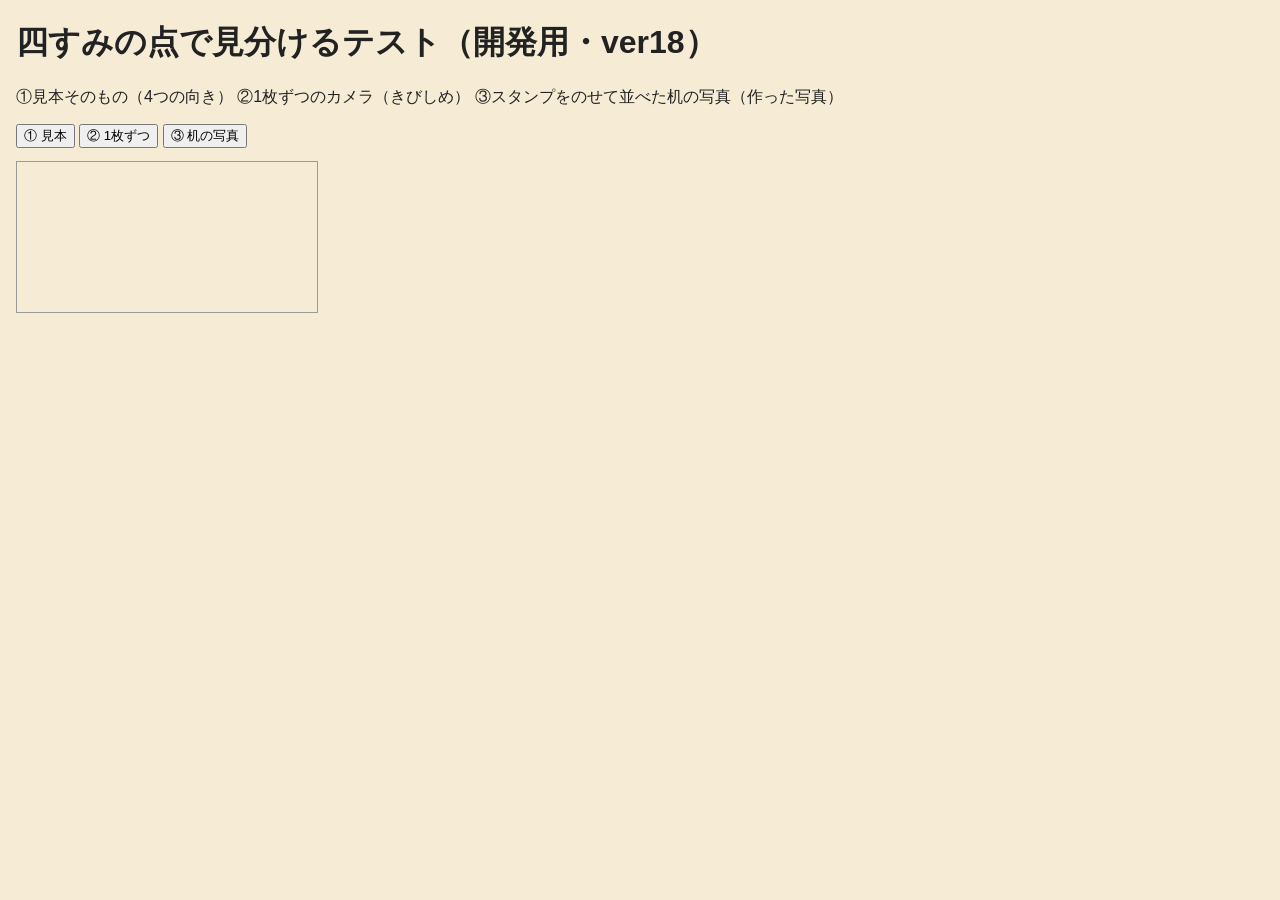
<file: app/dev/dots-test.html>
<!doctype html>
<html lang="ja"><head><meta charset="utf-8"><meta name="viewport" content="width=device-width,initial-scale=1">
<title>四すみの点のテスト</title>
<link href="https://fonts.googleapis.com/css2?family=M+PLUS+Rounded+1c:wght@400&text=0123456789&display=swap" rel="stylesheet">
<style>body{font-family:sans-serif;margin:16px;background:#f6ecd6;color:#222}pre{white-space:pre-wrap;font-size:13px}canvas.v{max-width:100%;border:1px solid #999}</style>
</head><body>
<h1>四すみの点で見分けるテスト（開発用・ver18）</h1>
<p>①見本そのもの（4つの向き） ②1枚ずつのカメラ（きびしめ） ③スタンプをのせて並べた机の写真（作った写真）</p>
<button id="a">① 見本</button> <button id="b">② 1枚ずつ</button> <button id="c">③ 机の写真</button>
<pre id="out"></pre><canvas class="v" id="view"></canvas>
<script src="../matcher.js"></script><script src="../dots.js"></script><script src="../photoreader.js"></script>
<script>
const out=document.getElementById('out'); const log=t=>out.textContent+=t+'\n';
const R=(a,b)=>a+Math.random()*(b-a);
let CARDS=[], IDS=[], imgs={};
const loadImg=src=>new Promise(ok=>{const i=new Image();i.onload=()=>ok(i);i.src=src;});
async function setup(){
  if(CARDS.length) return;
  CARDS=(await (await fetch('../data/cards.json')).json()).cards; Dots.setCodes(CARDS);
  IDS=[...CARDS.map(c=>c.id),'warp'];
  await CardMatcher.load(IDS,'../cards/');
  for(const id of IDS) imgs[id]=await loadImg(`../cards/${id}.jpg`);
}
const same=(a,b)=>a&&b&&a.every((v,i)=>v===b[i]);

document.getElementById('a').onclick=async()=>{
  out.textContent=''; await setup(); let ok=0,okK=0,n=0; const bad=[];
  for(const c of CARDS){ const im=imgs[c.id], N=im.width; for(const rot of [0,1,2,3]){ n++;
    const cv=document.createElement('canvas'); cv.width=cv.height=N; const x=cv.getContext('2d'); x.translate(N/2,N/2); x.rotate(rot*Math.PI/2); x.drawImage(im,-N/2,-N/2);
    const get=Dots.getter(x.getImageData(0,0,N,N).data,N);
    // 画像を rot×90° 回したので、読むときは向き rot で元に戻るはず
    const r=Dots.readAnyOrientation(k=>Dots.rotate(get,k),N);
    if(same(r.code,c.dots)) ok++; else bad.push(`${c.id} ${c.name} 回転${rot}: ${r.code} (正解${c.dots}) conf${r.conf.toFixed(2)}`);
    if(r.k===rot) okK++; } }
  log(`見本（4つの向き） 点の数が正しい ${ok}/${n}  向きが正しい ${okK}/${n}\n`+bad.join('\n'));
};

function scene(img){
  const S=1080, c=document.createElement('canvas'); c.width=c.height=S; const x=c.getContext('2d');
  const bg=[[150,110,70],[90,90,95],[230,225,215],[60,45,35],[200,190,170]][Math.floor(Math.random()*5)];
  x.fillStyle=`rgb(${bg})`; x.fillRect(0,0,S,S);
  for(let k=0;k<60;k++){x.fillStyle=`rgba(${Math.random()<.5?'0,0,0':'255,255,255'},${R(0,.08)})`;x.fillRect(R(0,S),R(0,S),R(25,500),R(5,75));}
  const guide=S*120/144, sz=guide*R(.82,1.15);
  x.save(); x.translate(S/2+R(-.09,.09)*guide,S/2+R(-.09,.09)*guide); x.rotate(R(-9,9)*Math.PI/180+(Math.random()<.5?Math.PI:0));
  x.beginPath();x.roundRect(-sz/2,-sz/2,sz,sz,sz*.04);x.clip(); x.drawImage(img,-sz/2,-sz/2,sz,sz); x.restore();
  const br=R(.45,1.35), warm=R(-.2,.2), blur=R(0,1.6), shade=R(0,.35), gx=R(0,1), gx2=R(0,1);
  const make=n=>{ const o=document.createElement('canvas'); o.width=o.height=n; const g2=o.getContext('2d',{willReadFrequently:true});
    g2.filter=`blur(${blur*n/144*0.5}px)`; g2.drawImage(c,0,0,n,n); g2.filter='none';
    const g=g2.createLinearGradient(gx*n,0,gx2*n,n); g.addColorStop(0,`rgba(0,0,0,${shade})`); g.addColorStop(1,'rgba(0,0,0,0)'); g2.fillStyle=g; g2.fillRect(0,0,n,n);
    const d=g2.getImageData(0,0,n,n), p=d.data;
    for(let i=0;i<p.length;i+=4){p[i]=p[i]*br*(1+warm)+R(-16,16);p[i+1]=p[i+1]*br+R(-16,16);p[i+2]=p[i+2]*br*(1-warm)+R(-16,16);}
    return d.data; };
  return {lo:make(144), hi:make(480)};
}
document.getElementById('b').onclick=async()=>{
  out.textContent=''; await setup(); const N=4; let a0=0,a1=0,tot=0,rd=0,rdOk=0;
  for(const id of IDS){ for(let k=0;k<N;k++){ const s=scene(imgs[id]); tot++;
    const list=CardMatcher.rank(s.lo,144,144,120); if(list[0].id===id)a0++;
    const top=list[0], raw=Dots.getter(s.hi,480);
    const get=(u,v,o)=>{ if(top.rot){u=1-u;v=1-v;} raw(top.x0+u*top.size, top.y0+v*top.size, o); };
    const st=Dots.readAnyOrientation(kk=>Dots.rotate(get,kk), top.size*480);
    if(st.conf>0.55&&st.quality>=35&&id!=='warp'){rd++; if(same(st.code,Dots.codeOf(id))) rdOk++;}
    if(Dots.rerank(list,st)[0].id===id) a1++;
  } out.textContent=`…${tot}`; await new Promise(r=>setTimeout(r)); }
  out.textContent=`1枚ずつ（きびしめ） ${tot}回\n模様だけ 1位正解 ${(a0/tot*100).toFixed(1)}%\n点もつかう 1位正解 ${(a1/tot*100).toFixed(1)}%\n点を読めた ${rd}回（そのうち数が正しい ${rdOk}）`;
};

async function tablePhoto(W, ids, color, opt={}){
  const H=Math.round(W*0.75), c=document.createElement('canvas'); c.width=W; c.height=H; const x=c.getContext('2d');
  x.fillStyle=`rgb(${[R(200,230),R(175,200),R(130,160)]})`; x.fillRect(0,0,W,H);
  for(let k=0;k<400;k++){x.fillStyle=`rgba(120,90,50,${R(0,.06)})`; x.fillRect(0,R(0,H),W,R(1,W/200));}
  const cols=6, side=W/cols*0.78, r=side/6.4, truth=[];
  ids.forEach((id,i)=>{ const cx=(i%cols+0.5)*W/cols+R(-.04,.04)*side, cy=H/2+((i/cols|0)-0.5)*side*1.22+R(-.04,.04)*side;
    const ang=R(-12,12)*Math.PI/180+(opt.anyRot?Math.floor(R(0,4))*Math.PI/2:0);
    x.save(); x.translate(cx,cy); x.rotate(ang); x.beginPath(); x.roundRect(-side/2,-side/2,side,side,side*.03); x.clip(); x.drawImage(imgs[id],-side/2,-side/2,side,side); x.restore();
    const sx=cx+R(-.1,.1)*side, sy=cy+R(-.1,.1)*side, n=i+1, paper=side*0.40;
    x.save(); x.translate(sx,sy); x.rotate(R(-35,35)*Math.PI/180); x.fillStyle='#f6f5f1'; x.beginPath(); x.roundRect(-paper/2,-paper/2,paper,paper,paper*.12); x.fill(); x.restore();
    x.fillStyle=color; x.beginPath(); x.arc(sx,sy,r,0,7); x.fill();
    x.fillStyle='#fff'; x.font=`400 ${r*0.91}px "M PLUS Rounded 1c"`; x.textAlign='center'; x.textBaseline='middle';
    x.save(); x.translate(sx,sy); x.rotate(R(-15,15)*Math.PI/180); if(n>=10) x.scale(0.88,1); x.fillText(String(n),0,r*0.05); x.restore();
    truth.push({id,n,sx,sy}); });
  const o=document.createElement('canvas'); o.width=W; o.height=H; const g=o.getContext('2d');
  g.filter=`blur(${R(0.3,1.0)*W/2000}px)`; g.drawImage(c,0,0); g.filter='none';
  const sh=g.createLinearGradient(0,0,W,H); sh.addColorStop(0,`rgba(0,0,0,${R(0,.25)})`); sh.addColorStop(1,'rgba(0,0,0,0)'); g.fillStyle=sh; g.fillRect(0,0,W,H);
  const d=g.getImageData(0,0,W,H), p=d.data, cast=[R(.88,1.08),1,R(.88,1.15)], br=R(.75,1.05);
  for(let i=0;i<p.length;i+=4){const nz=R(-8,8); p[i]=p[i]*br*cast[0]+nz; p[i+1]=p[i+1]*br+nz; p[i+2]=p[i+2]*br*cast[2]+nz;}
  g.putImageData(d,0,0);
  return {blob:await new Promise(ok=>o.toBlob(ok,'image/jpeg',0.88)), truth, canvas:o};
}
document.getElementById('c').onclick=async()=>{
  out.textContent=''; await setup(); await document.fonts.load('400 40px "M PLUS Rounded 1c"','0123456789');
  const colors=['#2f8fdc','#222','#e0609a','#2e9a4a'];
  for(const W of [2400,3200,4032]) for(const anyRot of [false,true]){
    let n=0,f=0,num=0,a0=0,a1=0,rd=0,rdOk=0;
    for(let rep=0;rep<3;rep++){
      const pool=CARDS.map(c=>c.id).sort(()=>Math.random()-.5).slice(0,12);
      const ph=await tablePhoto(W,pool,colors[rep%4],{anyRot});
      const res=await PhotoReader.read(new File([ph.blob],'t.jpg',{type:'image/jpeg'}));
      for(const t of ph.truth){ n++; const sc=res.canvas.width/W;
        const it=res.items.find(it=>Math.hypot(it.stamp.cx-t.sx*sc,it.stamp.cy-t.sy*sc)<it.stamp.r*1.5); if(!it) continue; f++;
        if(it.number.num===t.n) num++;
        if(it.cands[0].id===t.id) a1++;
        const st=it.dots; if(st&&st.conf>0.55&&st.quality>=35){rd++; if(same(st.code,Dots.codeOf(t.id))) rdOk++;}
        const plain=it.cands.map(c=>({...c,d:c.d-(c.dotMiss||0)*1.5*(st?st.conf:0)})).sort((a,b)=>a.d-b.d);
        if(plain[0].id===t.id) a0++;
      }
      if(rep===0&&W===4032&&!anyRot){ const v=document.getElementById('view'); v.width=res.canvas.width; v.height=res.canvas.height; v.getContext('2d').drawImage(res.canvas,0,0); }
      await new Promise(r=>setTimeout(r));
    }
    log(`幅 ${W}px（カード ${(W/6*0.78)|0}px${anyRot?'・向きばらばら':''}）: スタンプ ${f}/${n} 数字 ${num} カード1位 模様だけ ${a0} → 点も ${a1}   点を読めた ${rd}（正しい ${rdOk}）`);
  }
  log('おわり');
};
</script></body></html>
</file>
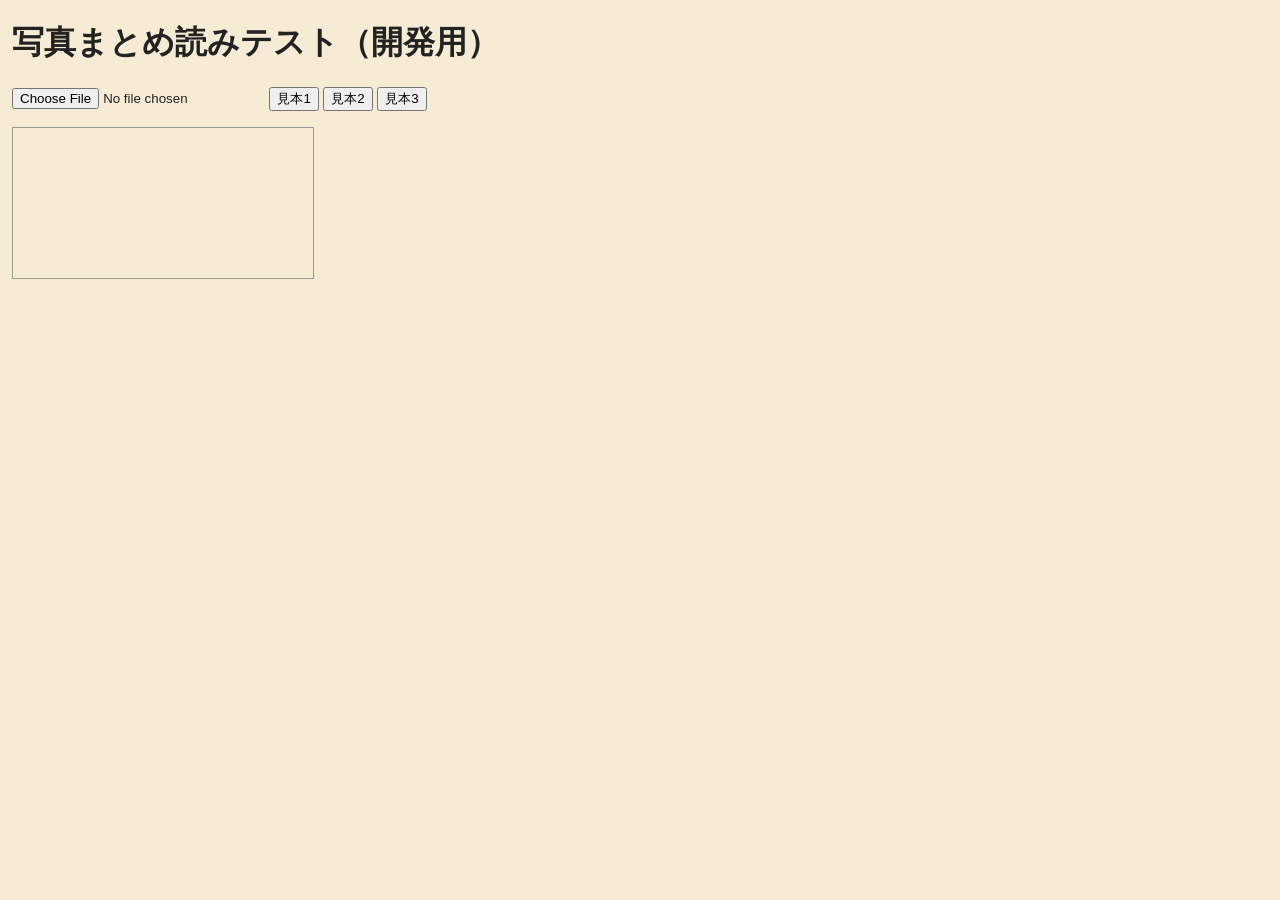
<file: app/dev/photo-test.html>
<!doctype html>
<html lang="ja"><head><meta charset="utf-8"><meta name="viewport" content="width=device-width,initial-scale=1">
<title>写真まとめ読みテスト</title>
<link href="https://fonts.googleapis.com/css2?family=M+PLUS+Rounded+1c:wght@400&text=0123456789&display=swap" rel="stylesheet">
<style>body{font-family:sans-serif;margin:12px;background:#f6ecd6;color:#222}#view{max-width:100%;border:1px solid #999}table{border-collapse:collapse;font-size:13px}td{border:1px solid #ccc;padding:3px 6px;vertical-align:middle}canvas.crop{width:80px}</style>
</head><body>
<h1>写真まとめ読みテスト（開発用）</h1>
<p><input type="file" id="file" accept="image/*"> <button class="smp" data-f="table1.jpg">見本1</button> <button class="smp" data-f="table2.jpg">見本2</button> <button class="smp" data-f="table3.jpg">見本3</button></p>
<pre id="log"></pre>
<canvas id="view"></canvas>
<table id="tbl"></table>
<script src="../matcher.js"></script><script src="../dots.js"></script>
<script src="../photoreader.js"></script>
<script>
let NAMES={};
const log=t=>document.getElementById('log').textContent+=t+'\n';
async function run(src){
  document.getElementById('log').textContent='';
  if(!CardMatcher.templates.length){
    const d=await (await fetch('../data/cards.json')).json(); d.cards.forEach(c=>NAMES[c.id]=c.name+'('+c.points+')'); Dots.setCodes(d.cards);
    await CardMatcher.load([...d.cards.map(c=>c.id),'warp'],'../cards/');
  }
  const t0=performance.now();
  const res=await PhotoReader.read(src,s=>log(s));
  log(`時間 ${(performance.now()-t0).toFixed(0)}ms  画像 ${res.canvas.width}x${res.canvas.height}  机の色 ${res.table.map(v=>v|0)}  スタンプ ${res.items.length}`);
  const v=document.getElementById('view'); v.width=res.canvas.width; v.height=res.canvas.height;
  const x=v.getContext('2d'); x.drawImage(res.canvas,0,0); x.lineWidth=2; x.font='bold 16px sans-serif';
  const tbl=document.getElementById('tbl'); tbl.innerHTML='<tr><td>#</td><td>切り抜き</td><td>色</td><td>数字</td><td>カード候補</td><td>距離/差</td></tr>';
  res.items.sort((a,b)=>a.number.num-b.number.num).forEach((it,i)=>{
    const c=it.card, s=it.stamp;
    x.save(); x.translate(c.cx,c.cy); x.rotate(c.angle); x.strokeStyle=c.guessed?'orange':'lime'; x.strokeRect(-c.side/2,-c.side/2,c.side,c.side); x.restore();
    x.strokeStyle='red'; x.beginPath(); x.arc(s.cx,s.cy,s.r,0,7); x.stroke();
    x.fillStyle='yellow'; x.strokeStyle='black'; x.lineWidth=3; const lab=`${it.number.num}`; x.strokeText(lab,s.cx+s.r+2,s.cy-s.r); x.fillText(lab,s.cx+s.r+2,s.cy-s.r); x.lineWidth=2;
    const tr=document.createElement('tr');
    tr.innerHTML=`<td>${i+1}</td><td></td><td>${s.color}</td><td><b>${it.number.num}</b> (${it.number.score.toFixed(2)}, 差${it.number.margin.toFixed(2)}, 次:${it.number.alts.join(',')})</td><td>${it.cands.slice(0,3).map(e=>e.id+':'+(NAMES[e.id]||e.id)).join('<br>')}</td><td>${it.d.toFixed(2)} / ${it.margin.toFixed(2)}</td>`;
    it.crop.className='crop'; tr.children[1].appendChild(it.crop);
    const img=new Image(); img.src='../cards/'+it.id+'.jpg'; img.style.width='80px'; tr.children[1].appendChild(img);
    tbl.appendChild(tr);
  });
  window.lastRes=res;
}
document.querySelectorAll('.smp').forEach(b=>b.onclick=()=>run('samples/'+b.dataset.f));
document.getElementById('file').onchange=e=>run(e.target.files[0]);
</script></body></html>
<script>
// 正解（開発用）：写真ごとのスタンプ位置と数字
const TRUTH={
 'table1.jpg':{color:'blue',pts:[[353,343,2],[449,333,3],[532,323,4],[619,323,5],[683,326,6],[360,441,7],[457,418,8],[547,421,9],[617,390,10],[709,412,11],[803,395,12]]},
 'table2.jpg':{color:'black',pts:[[222,287,2],[350,269,3],[482,310,5],[630,314,6],[724,310,7],[902,298,8]]},
 'table3.jpg':{color:'pink',pts:[[453,103,3],[438,234,4],[441,350,5],[440,444,6],[433,539,7],[436,629,8],[438,710,9],[434,800,11],[440,858,12]]},
};
async function evalAll(){
  let found=0,total=0,correct=0; const lines=[];
  for(const [f,t] of Object.entries(TRUTH)){
    const res=await PhotoReader.read('samples/'+f);
    for(const [x,y,n] of t.pts){ total++; const it=res.items.find(it=>Math.hypot(it.stamp.cx-x,it.stamp.cy-y)<14); if(it){found++; if(it.number.num===n) correct++; else lines.push(`${f} ${n}→${it.number.num}`);} else lines.push(`${f} ${n} 見つからない`); }
  }
  return `見つけた ${found}/${total}  数字正解 ${correct}/${total}\n`+lines.join('\n');
}
</script>
<script>
const CARD_TRUTH={'table2.jpg':[[222,287,32],[350,269,35],[482,310,21],[630,314,10],[724,310,4],[902,298,26]],'table3.jpg':[[453,103,45],[438,710,36]],'table1.jpg':[[619,323,24],[547,421,49],[360,441,9]]};
async function evalCards(){
  let t1=0,t3=0,n=0; const miss=[];
  for(const [f,pts] of Object.entries(CARD_TRUTH)){ const res=await PhotoReader.read('samples/'+f);
    for(const [x,y,id] of pts){ n++; const it=res.items.find(it=>Math.hypot(it.stamp.cx-x,it.stamp.cy-y)<14); if(!it){miss.push(f+' '+id+' no stamp');continue;} const pos=it.cands.findIndex(c=>c.id===id); if(pos===0)t1++; if(pos>=0&&pos<3)t3++; if(pos!==0) miss.push(`${f} ${NAMES[id]} → ${NAMES[it.cands[0].id]||it.cands[0].id} (正解は${pos<0?'5位外':pos+1+'位'})`); } }
  return `カード 1位 ${t1}/${n}  3位以内 ${t3}/${n}\n`+miss.join('\n');
}
</script>
</file>
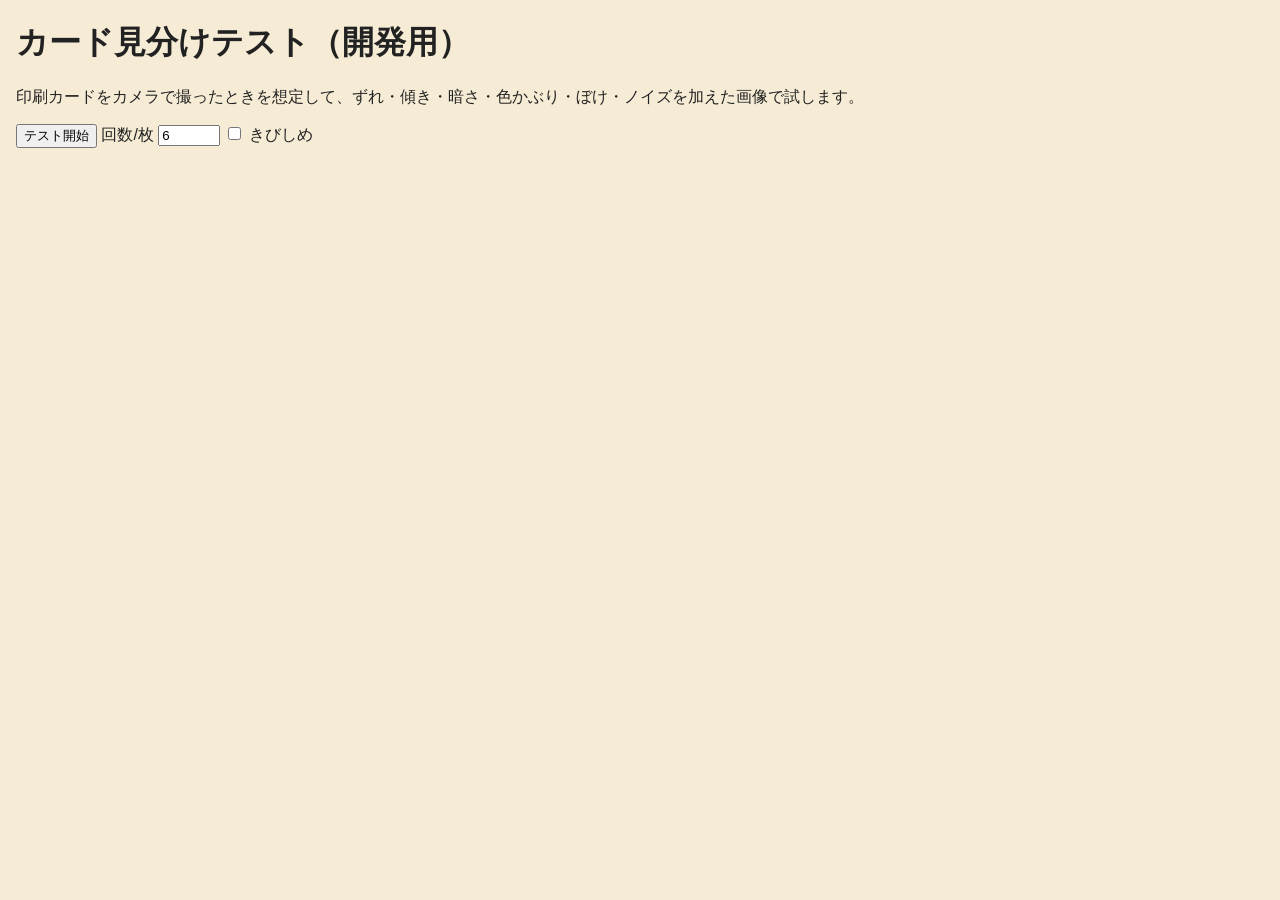
<file: app/dev/test.html>
<!doctype html>
<html lang="ja"><head><meta charset="utf-8"><meta name="viewport" content="width=device-width,initial-scale=1">
<title>カード見分けテスト</title>
<style>body{font-family:sans-serif;margin:16px;background:#f6ecd6;color:#222}canvas{border:1px solid #999;margin:2px;width:96px}pre{white-space:pre-wrap;font-size:13px}</style>
</head><body>
<h1>カード見分けテスト（開発用）</h1>
<p>印刷カードをカメラで撮ったときを想定して、ずれ・傾き・暗さ・色かぶり・ぼけ・ノイズを加えた画像で試します。</p>
<button id="run">テスト開始</button> <label>回数/枚 <input id="n" type="number" value="6" style="width:4em"></label>
<label><input id="hard" type="checkbox"> きびしめ</label>
<pre id="out"></pre><div id="fails"></div>
<script src="../matcher.js"></script><script src="../dots.js"></script>
<script>
const IDS=[0,1,2,3,4,5,6,7,8,9,10,11,12,13,14,15,16,17,18,19,21,22,23,24,25,26,27,28,29,30,31,32,33,34,35,36,37,38,40,41,42,44,45,46,47,48,49,'warp'];
const R=(a,b)=>a+Math.random()*(b-a);
const imgs={};
function loadImg(src){return new Promise(ok=>{const i=new Image();i.onload=()=>ok(i);i.src=src;});}
function scene(img, hard, negative){
  const S=432, c=document.createElement('canvas'); c.width=c.height=S; const x=c.getContext('2d');
  // 背景：机・布・紙など
  const bg=[[150,110,70],[90,90,95],[230,225,215],[60,45,35],[200,190,170]][Math.floor(Math.random()*5)];
  x.fillStyle=`rgb(${bg})`; x.fillRect(0,0,S,S);
  for(let k=0;k<60;k++){x.fillStyle=`rgba(${Math.random()<.5?'0,0,0':'255,255,255'},${R(0,.08)})`;x.fillRect(R(0,S),R(0,S),R(10,200),R(2,30));}
  const guide=S*120/144;
  if(img){
    const sc=hard?R(.82,1.15):R(.88,1.1), sz=guide*sc;
    const off=hard?.09:.06;
    x.save(); x.translate(S/2+R(-off,off)*guide, S/2+R(-off,off)*guide);
    x.rotate((hard?R(-9,9):R(-5,5))*Math.PI/180 + (Math.random()<.5?Math.PI:0));
    if(!negative){x.beginPath();x.roundRect(-sz/2,-sz/2,sz,sz,sz*.04);x.clip();}
    x.drawImage(img,-sz/2,-sz/2,sz,sz*(negative?img.height/img.width:1)); x.restore();
  }
  // 照明：明るさ・色かぶり・影
  const br=hard?R(.45,1.35):R(.6,1.25), warm=hard?R(-.2,.2):R(-.12,.12);
  const out=document.createElement('canvas'); out.width=out.height=144; const o=out.getContext('2d',{willReadFrequently:true});
  o.filter=`blur(${R(0,hard?1.6:1)}px)`; o.drawImage(c,0,0,144,144); o.filter='none';
  const g=o.createLinearGradient(R(0,144),0,R(0,144),144); g.addColorStop(0,`rgba(0,0,0,${R(0,hard?.35:.2)})`); g.addColorStop(1,'rgba(0,0,0,0)');
  o.fillStyle=g; o.fillRect(0,0,144,144);
  const d=o.getImageData(0,0,144,144), p=d.data, nz=hard?16:9;
  for(let i=0;i<p.length;i+=4){
    p[i]=p[i]*br*(1+warm)+R(-nz,nz); p[i+1]=p[i+1]*br+R(-nz,nz); p[i+2]=p[i+2]*br*(1-warm)+R(-nz,nz);
  }
  o.putImageData(d,0,0);
  return {px:o.getImageData(0,0,144,144).data, canvas:out};
}
document.getElementById('run').onclick=async()=>{
  const out=document.getElementById('out'), fails=document.getElementById('fails'); fails.innerHTML='';
  out.textContent='見本を読みこみ中…';
  await CardMatcher.load(IDS,'../cards/');
  for(const id of IDS) imgs[id]=await loadImg(`../cards/${id}.jpg`);
  const photos=[]; for(const n of ['item-dice','item-pieces','item-stamps','end-1','gek-scale','turn-dice','prep-2','gek-3']) photos.push(await loadImg(`../img/rules/${n}.jpg`));   // カードでない絵（建物の写真は著作権のため使わない）
  const N=+document.getElementById('n').value, hard=document.getElementById('hard').checked;
  let t1=0,t3=0,tot=0,acc=0,accWrong=0,accTotal=0; const dOk=[],mOk=[],dNeg=[],mNeg=[];
  const t0=performance.now();
  for(const id of IDS){ for(let k=0;k<N;k++){
    const s=scene(imgs[id],hard); const r=CardMatcher.rank(s.px,144,144,120); const j=CardMatcher.judge(r);
    tot++; const pos=r.findIndex(e=>e.id===id);
    if(pos===0){t1++; dOk.push(r[0].d); mOk.push(r[1].d-r[0].d);} if(pos<3)t3++;
    if(j.ok){accTotal++; if(r[0].id===id)acc++; else accWrong++;}
    if(pos!==0){ s.canvas.title=`正解${id} → ${r.slice(0,3).map(e=>e.id+':'+e.d.toFixed(2)).join(' ')}`; fails.appendChild(s.canvas); }
  } await new Promise(r=>setTimeout(r)); out.textContent=`…${tot}`; }
  const ms=(performance.now()-t0)/tot;
  // カードが写っていないとき
  let falsePos=0, negN=0;
  for(let k=0;k<60;k++){ const s=scene(k%2?photos[k%photos.length]:null,hard,true); const r=CardMatcher.rank(s.px,144,144,120);
    negN++; dNeg.push(r[0].d); mNeg.push(r[1].d-r[0].d); if(CardMatcher.judge(r).ok) falsePos++; }
  const q=(a,p)=>{const s=[...a].sort((x,y)=>x-y);return s.length?s[Math.min(s.length-1,Math.floor(p*s.length))].toFixed(3):'-';};
  out.textContent=
`${hard?'きびしめ':'ふつう'}  試行 ${tot}（${N}回×${IDS.length}枚）  1回の判定 ${ms.toFixed(1)}ms
1位で正解: ${(t1/tot*100).toFixed(1)}%   3位以内に正解: ${(t3/tot*100).toFixed(1)}%
自動で決めたもの: ${accTotal}件（正解 ${acc} / まちがい ${accWrong}）＝自動判定の割合 ${(accTotal/tot*100).toFixed(1)}%
正解時の距離  中央 ${q(dOk,.5)}  90% ${q(dOk,.9)}  99% ${q(dOk,.99)}
正解時の差    10% ${q(mOk,.1)}  中央 ${q(mOk,.5)}
カードなしの距離 最小 ${q(dNeg,0)}  10% ${q(dNeg,.1)}  中央 ${q(dNeg,.5)}   カードなしで誤反応 ${falsePos}/${negN}
（失敗した画像は下。マウスを乗せると候補）`;
};
</script></body></html>
</file>
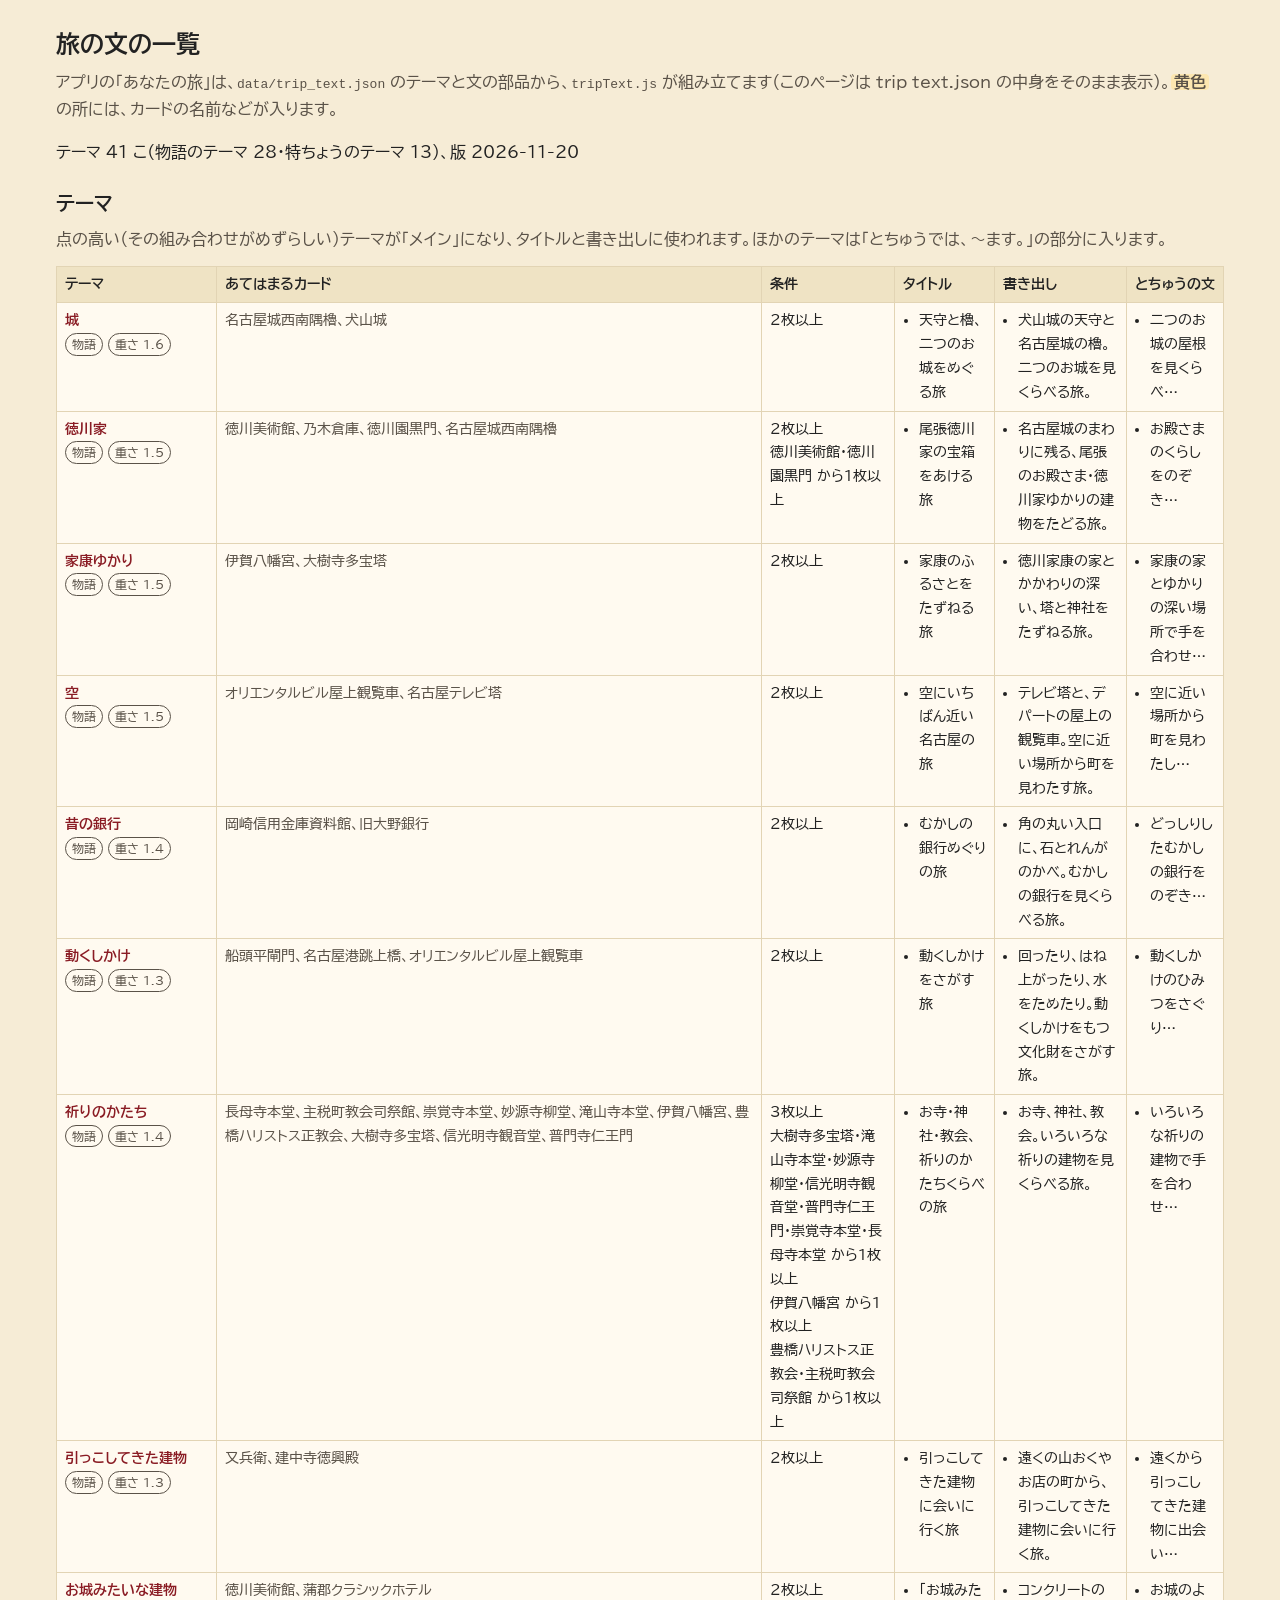
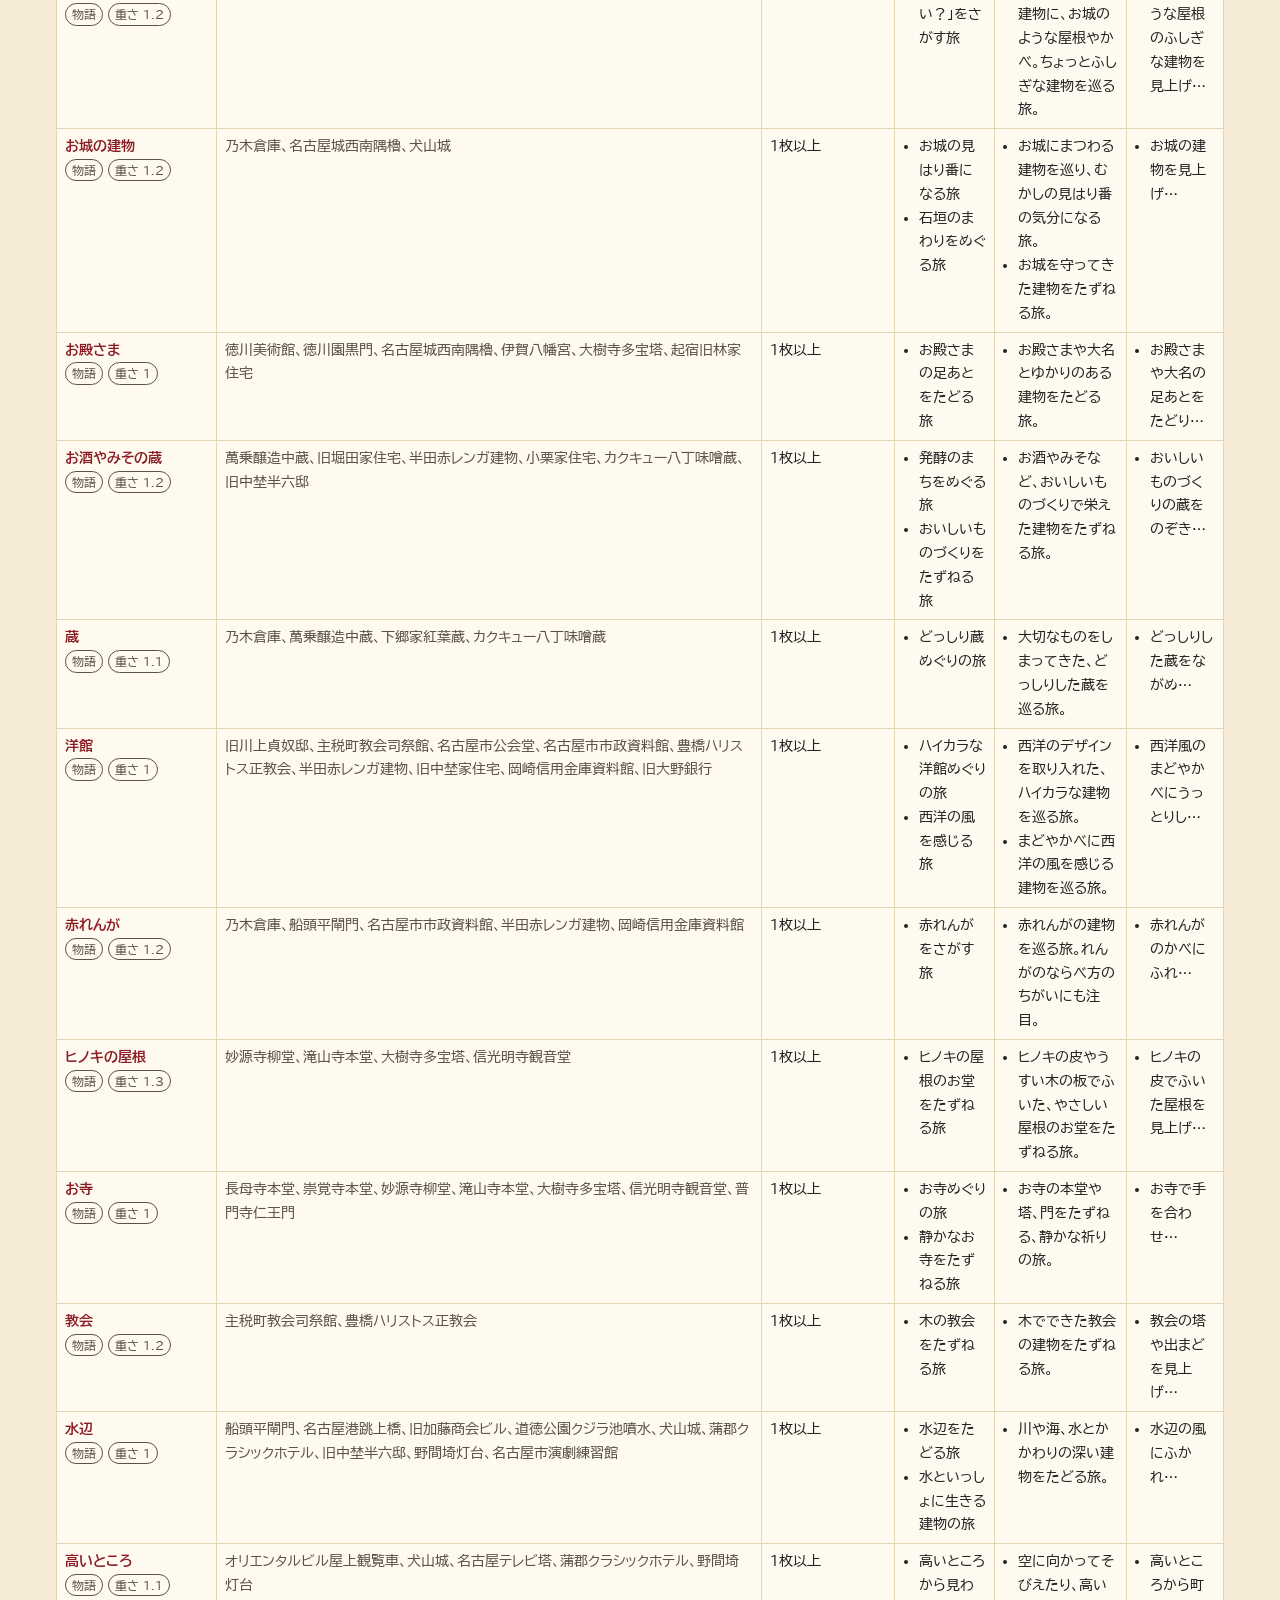
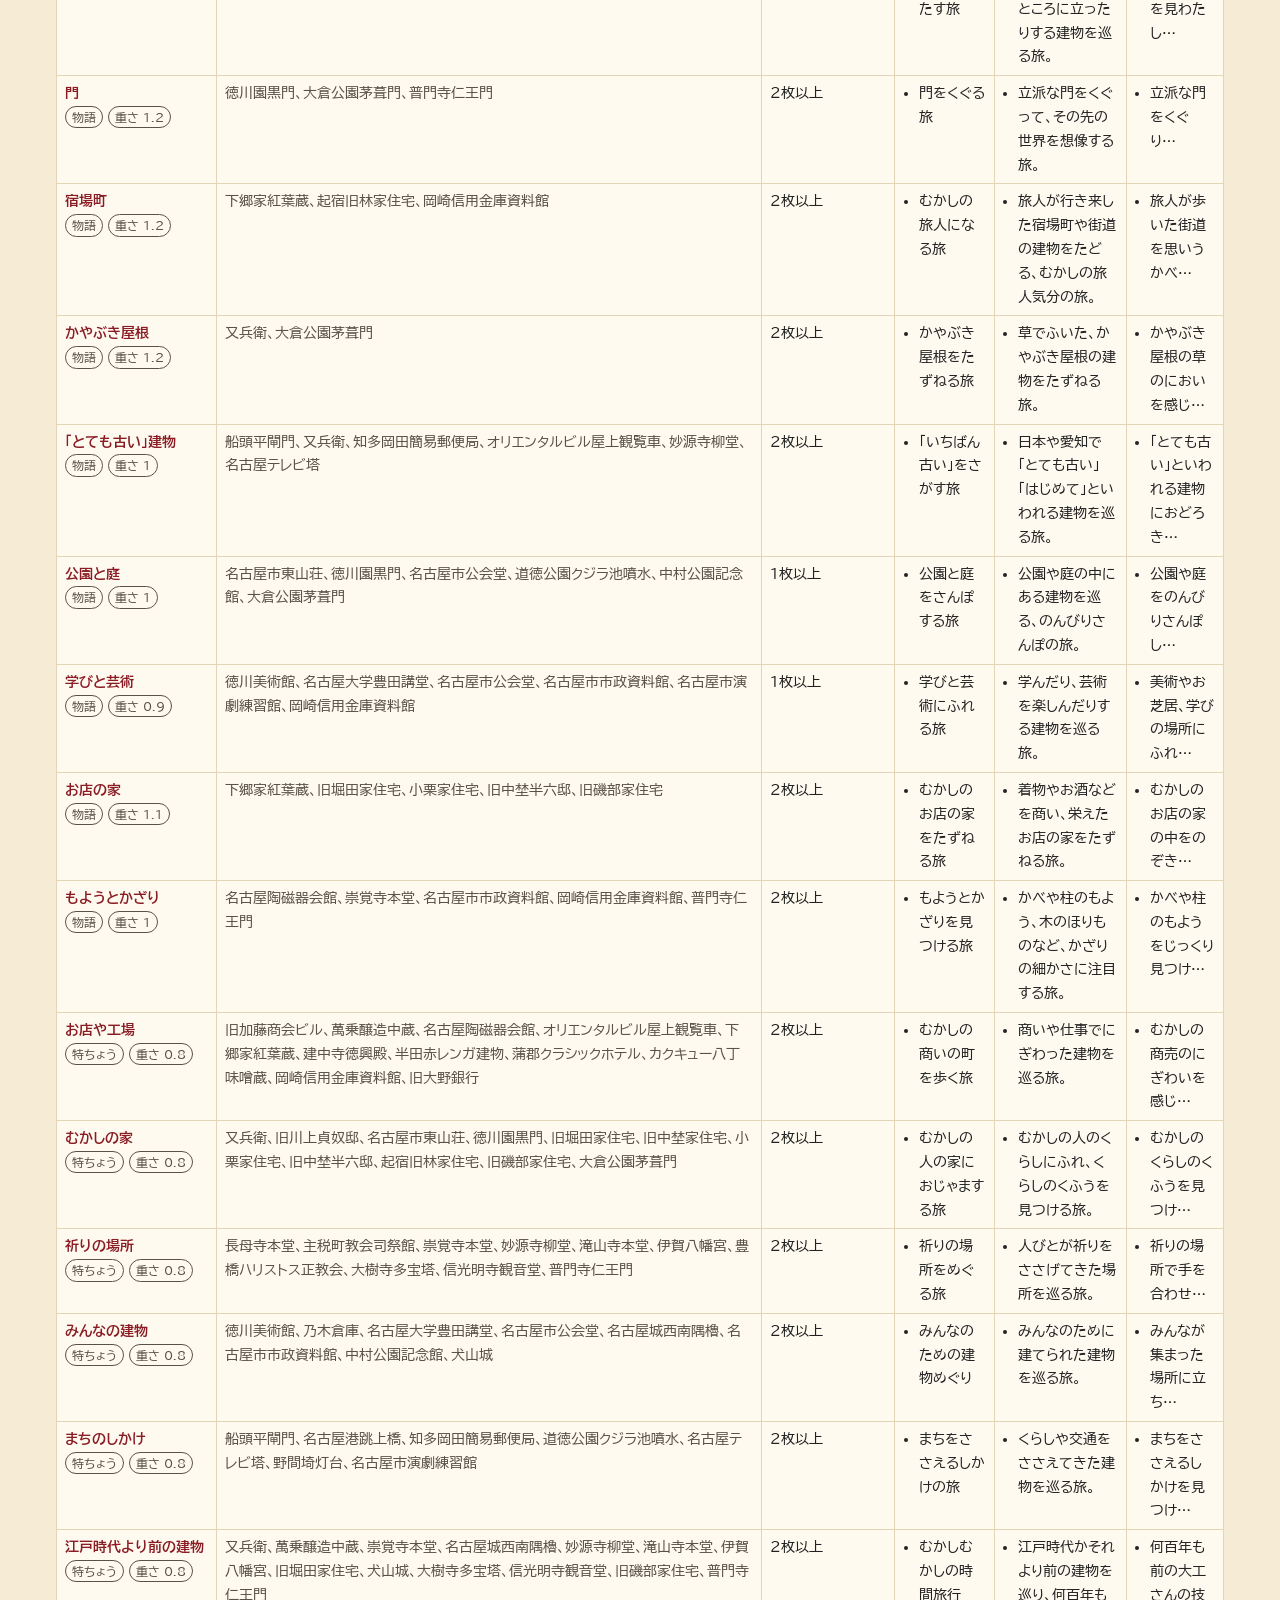
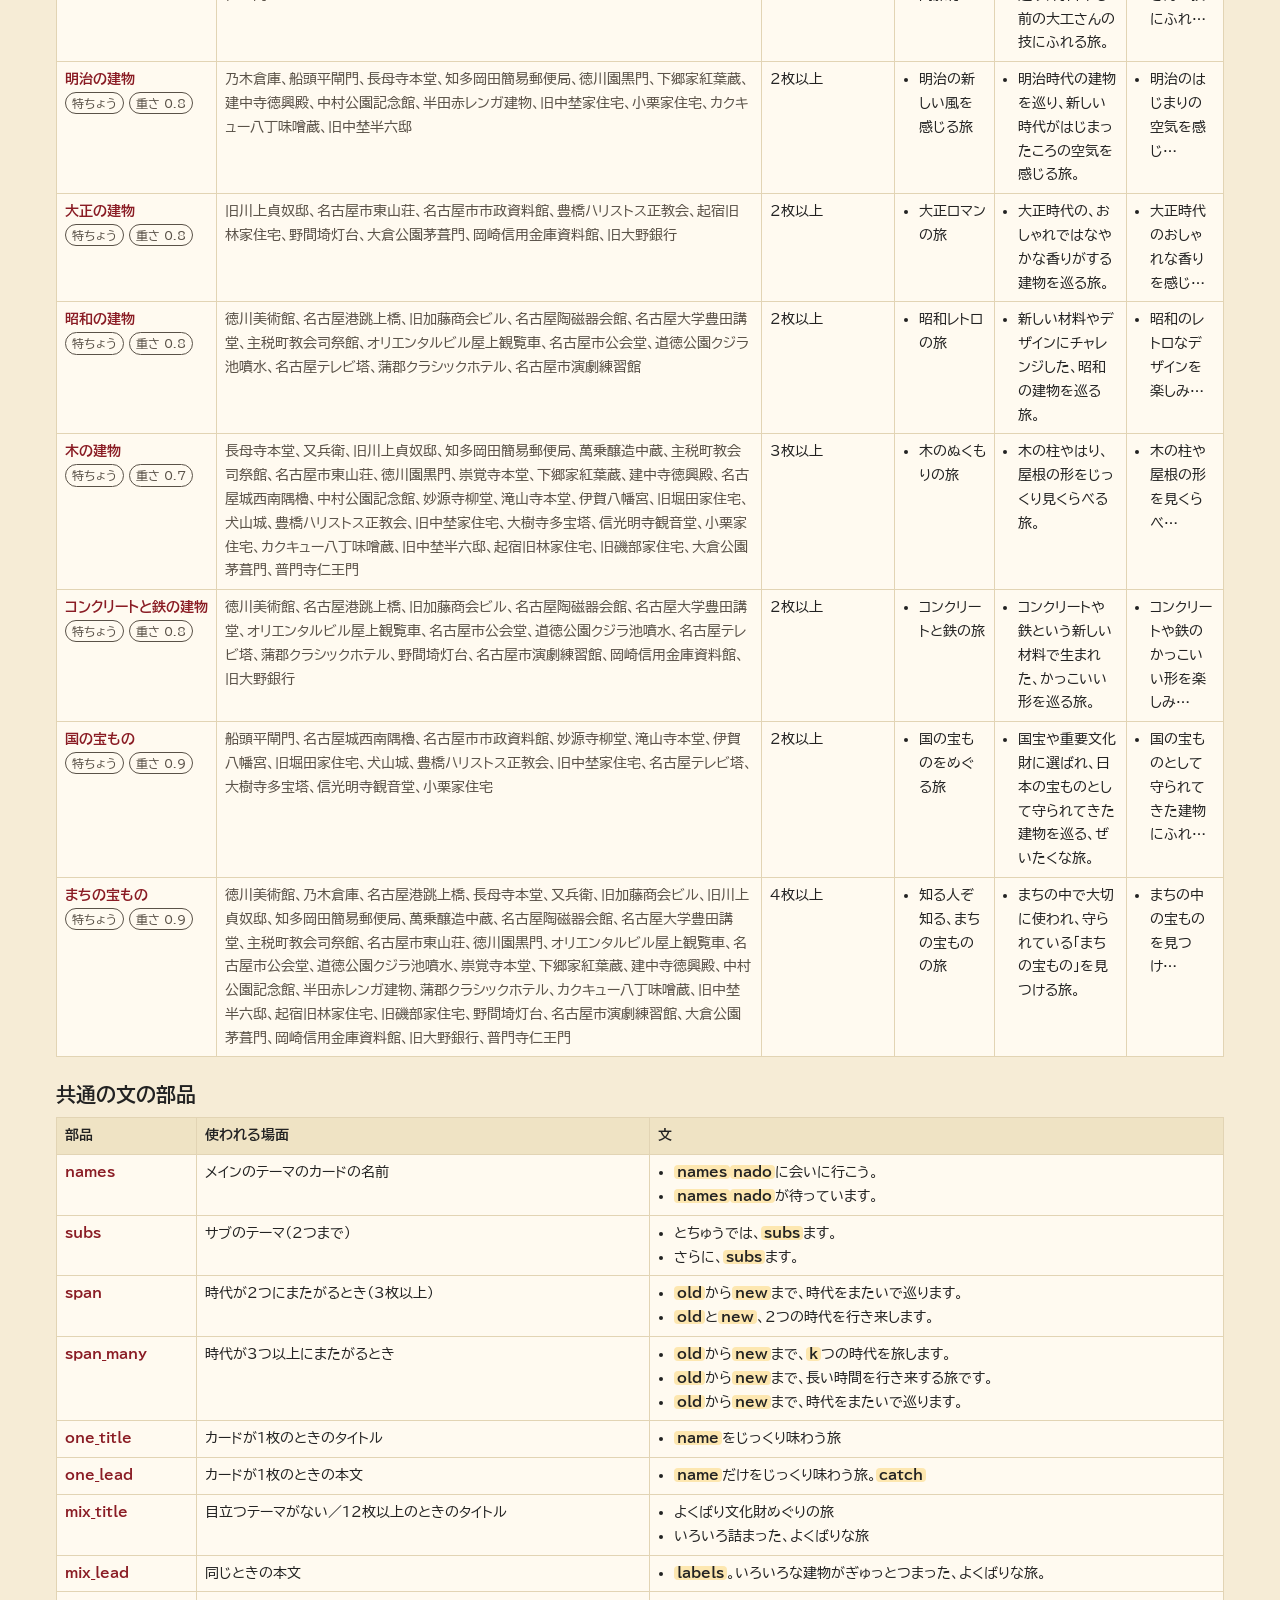
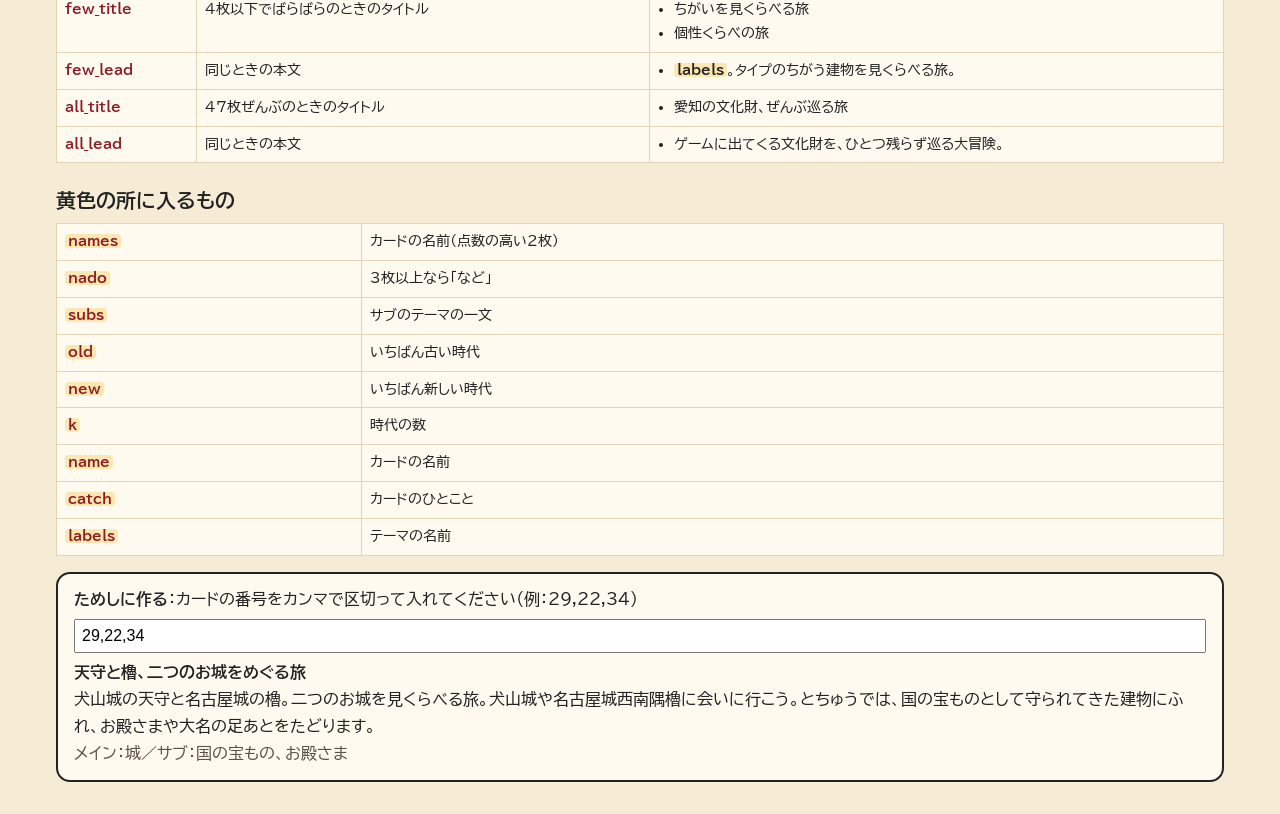
<file: app/dev/trip-list.html>
<!doctype html>
<html lang="ja"><head><meta charset="utf-8"><meta name="viewport" content="width=device-width,initial-scale=1">
<title>旅の文の一覧</title>
<link href="https://fonts.googleapis.com/css2?family=BIZ+UDPGothic:wght@400;700&display=swap" rel="stylesheet">
<style>
:root{--bg:#f6ecd6;--paper:#fffaf0;--ink:#222;--ink-2:#5a5248;--line:#e2d4b4;--accent:#8a1c24}
*{box-sizing:border-box}
body{margin:0;background:var(--bg);color:var(--ink);font-family:"BIZ UDPGothic","Hiragino Kaku Gothic ProN",sans-serif;line-height:1.7}
.wrap{max-width:1200px;margin:0 auto;padding:16px}
h1{font-size:24px;margin:8px 0 4px} h2{font-size:20px;margin:20px 0 6px}
.lead{color:var(--ink-2);margin:0 0 12px}
table{width:100%;border-collapse:collapse;background:var(--paper);font-size:14px}
th,td{border:1px solid var(--line);padding:6px 8px;vertical-align:top;text-align:left}
th{background:#efe3c4;position:sticky;top:0}
td.lab{font-weight:700;color:var(--accent);white-space:nowrap}
.kind{display:inline-block;font-size:12px;border:1px solid var(--ink-2);border-radius:999px;padding:0 6px;color:var(--ink-2);font-weight:400}
.cards{color:var(--ink-2)}
ul{margin:0;padding-left:1.1em}
.ph{background:#fde7b0;border-radius:4px;padding:0 3px;font-weight:700}
.try{background:var(--paper);border:2px solid var(--ink);border-radius:14px;padding:12px 16px;margin:16px 0}
@media (max-width:700px){table{font-size:13px}td.lab{white-space:normal}}
</style></head><body><div class="wrap">
<h1>旅の文の一覧</h1>
<p class="lead">アプリの「あなたの旅」は、<code>data/trip_text.json</code> のテーマと文の部品から、<code>tripText.js</code> が組み立てます（このページは trip_text.json の中身をそのまま表示）。<span class="ph">黄色</span>の所には、カードの名前などが入ります。</p>
<div id="out"></div>
<div class="try"><b>ためしに作る</b>：カードの番号をカンマで区切って入れてください（例：29,22,34）<br>
<input id="ids" style="width:100%;font-size:16px;padding:6px;margin:6px 0" value="29,22,34"><div id="res"></div></div>
</div>
<script src="../tripText.js"></script>
<script>
const esc=s=>String(s).replace(/[&<>]/g,c=>({'&':'&amp;','<':'&lt;','>':'&gt;'}[c]));
const ph=s=>esc(s).replace(/\{(\w+)\}/g,'<span class="ph">$1</span>');
const PH={names:'カードの名前（点数の高い2枚）',nado:'3枚以上なら「など」',subs:'サブのテーマの一文',old:'いちばん古い時代',new:'いちばん新しい時代',k:'時代の数',name:'カードの名前',catch:'カードのひとこと',labels:'テーマの名前'};
(async()=>{
  const [T,C]=await Promise.all([fetch('../data/trip_text.json').then(r=>r.json()),fetch('../data/cards.json').then(r=>r.json())]);
  const name=id=>(C.cards.find(c=>c.id===id)||{}).name||id;
  const tp=T.templates, h=[];
  h.push(`<p>テーマ ${T.themes.length} こ（物語のテーマ ${T.themes.filter(t=>t.kind==='story').length}・特ちょうのテーマ ${T.themes.filter(t=>t.kind==='attr').length}）、版 ${esc(T.version)}</p>`);
  h.push('<h2>テーマ</h2><p class="lead">点の高い（その組み合わせがめずらしい）テーマが「メイン」になり、タイトルと書き出しに使われます。ほかのテーマは「とちゅうでは、〜ます。」の部分に入ります。</p>');
  h.push('<table><tr><th>テーマ</th><th>あてはまるカード</th><th>条件</th><th>タイトル</th><th>書き出し</th><th>とちゅうの文</th></tr>');
  for(const t of T.themes){
    const req=[`${t.min_count}枚以上`].concat((t.requires||[]).map(r=>`${r.cards.map(name).join('・')} から${r.min}枚以上`)).join('<br>');
    h.push(`<tr><td class="lab">${esc(t.label)}<br><span class="kind">${t.kind==='story'?'物語':'特ちょう'}</span> <span class="kind">重さ ${t.weight}</span></td><td class="cards">${t.cards.map(name).map(esc).join('、')}</td><td>${req}</td><td><ul>${t.title.map(x=>`<li>${ph(x)}</li>`).join('')}</ul></td><td><ul>${t.lead.map(x=>`<li>${ph(x)}</li>`).join('')}</ul></td><td><ul>${t.sub.map(x=>`<li>${ph(x)}…</li>`).join('')}</ul></td></tr>`);
  }
  h.push('</table>');
  h.push('<h2>共通の文の部品</h2><table><tr><th>部品</th><th>使われる場面</th><th>文</th></tr>');
  const WHEN={names:'メインのテーマのカードの名前',subs:'サブのテーマ（2つまで）',span:'時代が2つにまたがるとき（3枚以上）',span_many:'時代が3つ以上にまたがるとき',one_title:'カードが1枚のときのタイトル',one_lead:'カードが1枚のときの本文',mix_title:'目立つテーマがない／12枚以上のときのタイトル',mix_lead:'同じときの本文',few_title:'4枚以下でばらばらのときのタイトル',few_lead:'同じときの本文',all_title:'47枚ぜんぶのときのタイトル',all_lead:'同じときの本文'};
  for(const [k,v] of Object.entries(tp)) h.push(`<tr><td class="lab">${k}</td><td>${WHEN[k]||''}</td><td><ul>${[].concat(v).map(x=>`<li>${ph(x)}</li>`).join('')}</ul></td></tr>`);
  h.push('</table><h2>黄色の所に入るもの</h2><table>'+Object.entries(PH).map(([k,v])=>`<tr><td class="lab"><span class="ph">${k}</span></td><td>${v}</td></tr>`).join('')+'</table>');
  document.getElementById('out').innerHTML=h.join('');
  const run=()=>{ const ids=document.getElementById('ids').value.split(/[,、\s]+/).map(Number).filter(n=>!isNaN(n)); const r=TripText.describeTrip(ids,T,C);
    document.getElementById('res').innerHTML=r?`<b>${esc(r.title)}</b><br>${esc(r.text)}<br><span class="cards">メイン：${r.main?esc(r.main.label):'なし'}／サブ：${(r.subs||[]).map(s=>esc(s.label)).join('、')||'なし'}</span>`:'（カードがありません）'; };
  document.getElementById('ids').oninput=run; run();
})();
</script></body></html>
</file>
